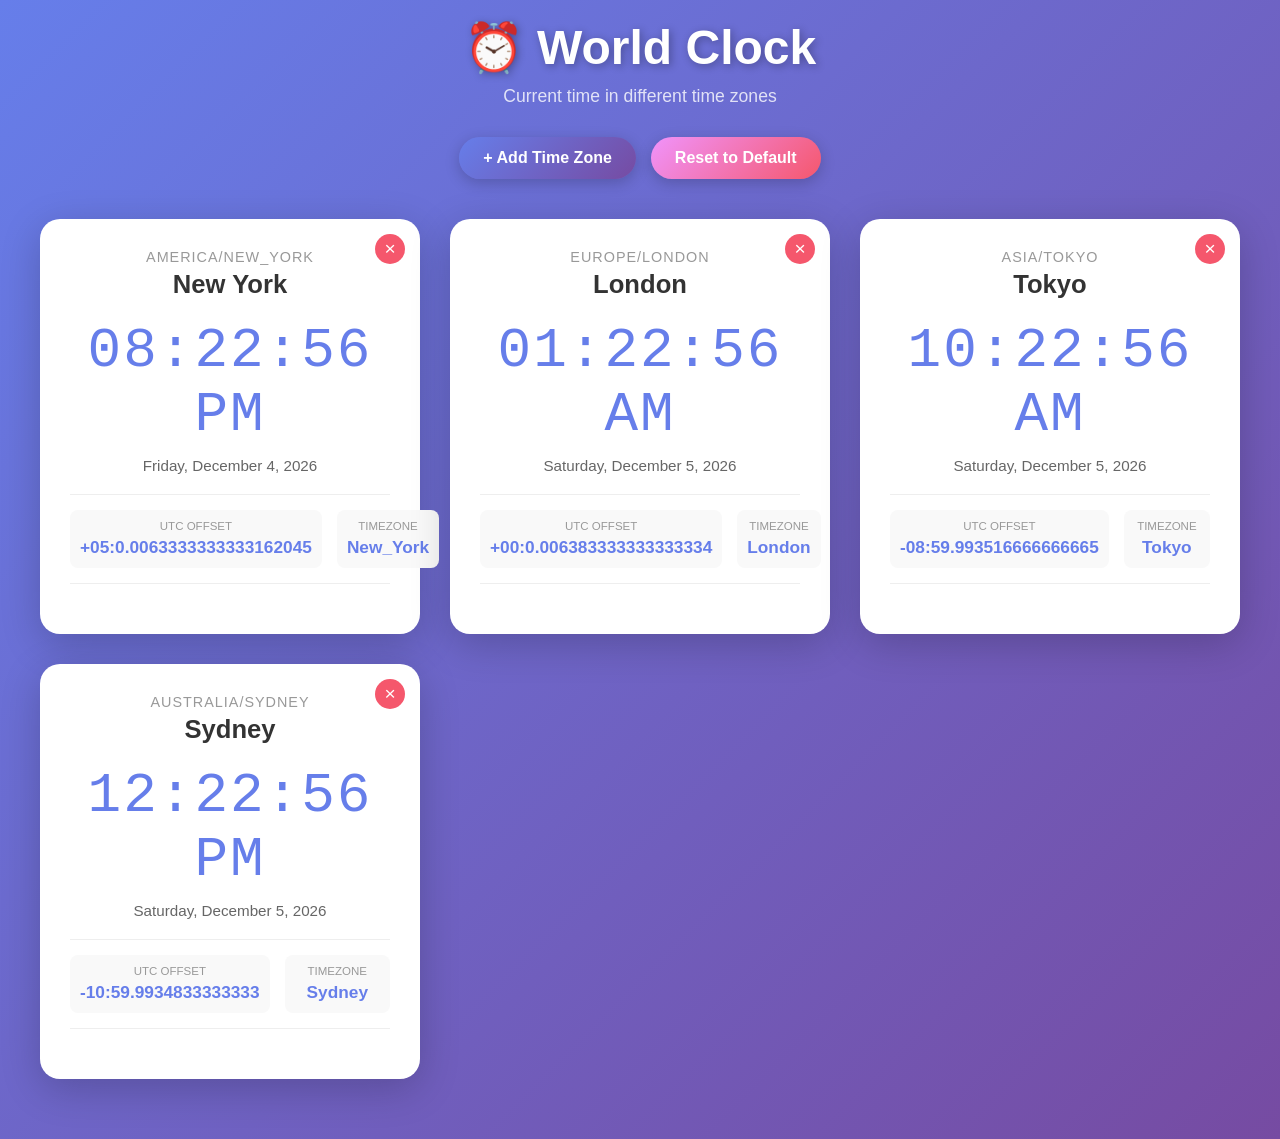
<file: index.html>
<!DOCTYPE html>
<html lang="en">
<head>
    <meta charset="UTF-8">
    <meta name="viewport" content="width=device-width, initial-scale=1.0">
    <title>Digital Clock - Multiple Time Zones</title>
    <link rel="stylesheet" href="styles.css">
</head>
<body>
    <div class="container">
        <h1>⏰ World Clock</h1>
        <p class="subtitle">Current time in different time zones</p>

        <div class="controls">
            <button id="addTimezoneBtn" class="btn btn-add">+ Add Time Zone</button>
            <button id="resetBtn" class="btn btn-reset">Reset to Default</button>
        </div>

        <div class="timezone-selector" id="timezoneModal" style="display: none;">
            <div class="modal-content">
                <span class="close">&times;</span>
                <h2>Select Time Zone</h2>
                <input type="text" id="timezoneSearch" placeholder="Search time zone...">
                <div id="timezoneList" class="timezone-list"></div>
            </div>
        </div>

        <div class="clocks-container" id="clocksContainer">
            <!-- Clocks will be dynamically added here -->
        </div>
    </div>

    <script src="script.js"></script>
</body>
</html>
</file>
<file: styles.css>
* {
    margin: 0;
    padding: 0;
    box-sizing: border-box;
}

body {
    font-family: 'Segoe UI', Tahoma, Geneva, Verdana, sans-serif;
    background: linear-gradient(135deg, #667eea 0%, #764ba2 100%);
    min-height: 100vh;
    display: flex;
    justify-content: center;
    align-items: center;
    padding: 20px;
}

.container {
    max-width: 1200px;
    width: 100%;
}

h1 {
    text-align: center;
    color: white;
    font-size: 3em;
    margin-bottom: 10px;
    text-shadow: 2px 2px 8px rgba(0, 0, 0, 0.3);
}

.subtitle {
    text-align: center;
    color: rgba(255, 255, 255, 0.8);
    margin-bottom: 30px;
    font-size: 1.1em;
}

.controls {
    display: flex;
    justify-content: center;
    gap: 15px;
    margin-bottom: 40px;
    flex-wrap: wrap;
}

.btn {
    padding: 12px 24px;
    border: none;
    border-radius: 25px;
    font-size: 1em;
    cursor: pointer;
    font-weight: bold;
    transition: all 0.3s ease;
    box-shadow: 0 4px 15px rgba(0, 0, 0, 0.2);
}

.btn-add {
    background: linear-gradient(135deg, #667eea 0%, #764ba2 100%);
    color: white;
}

.btn-add:hover {
    transform: translateY(-2px);
    box-shadow: 0 6px 20px rgba(0, 0, 0, 0.3);
}

.btn-reset {
    background: linear-gradient(135deg, #f093fb 0%, #f5576c 100%);
    color: white;
}

.btn-reset:hover {
    transform: translateY(-2px);
    box-shadow: 0 6px 20px rgba(0, 0, 0, 0.3);
}

.clocks-container {
    display: grid;
    grid-template-columns: repeat(auto-fit, minmax(300px, 1fr));
    gap: 30px;
    margin-bottom: 40px;
}

.clock {
    background: white;
    border-radius: 20px;
    padding: 30px;
    box-shadow: 0 10px 40px rgba(0, 0, 0, 0.2);
    text-align: center;
    transition: all 0.3s ease;
    position: relative;
}

.clock:hover {
    transform: translateY(-5px);
    box-shadow: 0 15px 50px rgba(0, 0, 0, 0.3);
}

.clock-timezone {
    font-size: 0.9em;
    color: #999;
    text-transform: uppercase;
    letter-spacing: 1px;
    margin-bottom: 5px;
}

.clock-location {
    font-size: 1.6em;
    font-weight: bold;
    color: #333;
    margin-bottom: 20px;
}

.clock-time {
    font-size: 3.5em;
    font-weight: 300;
    color: #667eea;
    font-family: 'Courier New', monospace;
    letter-spacing: 2px;
    margin-bottom: 10px;
}

.clock-date {
    font-size: 0.95em;
    color: #666;
    margin-bottom: 20px;
}

.clock-details {
    display: grid;
    grid-template-columns: 1fr 1fr;
    gap: 15px;
    padding: 15px 0;
    border-top: 1px solid #eee;
    border-bottom: 1px solid #eee;
    margin-bottom: 20px;
    font-size: 0.9em;
}

.clock-detail-item {
    padding: 10px;
    background: #f9f9f9;
    border-radius: 8px;
}

.detail-label {
    font-size: 0.8em;
    color: #999;
    text-transform: uppercase;
    margin-bottom: 5px;
}

.detail-value {
    font-size: 1.2em;
    font-weight: bold;
    color: #667eea;
}

.clock-remove {
    position: absolute;
    top: 15px;
    right: 15px;
    background: #f5576c;
    color: white;
    border: none;
    width: 30px;
    height: 30px;
    border-radius: 50%;
    cursor: pointer;
    font-size: 1.2em;
    display: flex;
    align-items: center;
    justify-content: center;
    transition: all 0.3s ease;
}

.clock-remove:hover {
    background: #e63946;
    transform: scale(1.1);
}

/* Timezone selector modal */
.timezone-selector {
    position: fixed;
    z-index: 1000;
    left: 0;
    top: 0;
    width: 100%;
    height: 100%;
    background-color: rgba(0, 0, 0, 0.5);
    display: flex;
    justify-content: center;
    align-items: center;
}

.modal-content {
    background-color: white;
    padding: 30px;
    border-radius: 15px;
    width: 90%;
    max-width: 500px;
    max-height: 80vh;
    overflow-y: auto;
    box-shadow: 0 20px 60px rgba(0, 0, 0, 0.3);
}

.modal-content h2 {
    margin-bottom: 20px;
    color: #333;
}

.close {
    color: #999;
    float: right;
    font-size: 28px;
    font-weight: bold;
    cursor: pointer;
    transition: color 0.3s ease;
}

.close:hover {
    color: #333;
}

#timezoneSearch {
    width: 100%;
    padding: 12px;
    margin-bottom: 20px;
    border: 2px solid #eee;
    border-radius: 8px;
    font-size: 1em;
    transition: border-color 0.3s ease;
}

#timezoneSearch:focus {
    outline: none;
    border-color: #667eea;
}

.timezone-list {
    display: grid;
    gap: 10px;
}

.timezone-item {
    padding: 12px 15px;
    background: #f9f9f9;
    border: 2px solid #eee;
    border-radius: 8px;
    cursor: pointer;
    transition: all 0.3s ease;
    text-align: left;
}

.timezone-item:hover {
    background: #667eea;
    color: white;
    border-color: #667eea;
    transform: translateX(5px);
}

.timezone-label {
    font-weight: bold;
    margin-bottom: 2px;
}

.timezone-offset {
    font-size: 0.85em;
    opacity: 0.7;
}

/* Responsive design */
@media (max-width: 768px) {
    h1 {
        font-size: 2em;
    }

    .clocks-container {
        grid-template-columns: 1fr;
    }

    .clock-time {
        font-size: 2.5em;
    }

    .clock {
        padding: 20px;
    }
}
</file>
